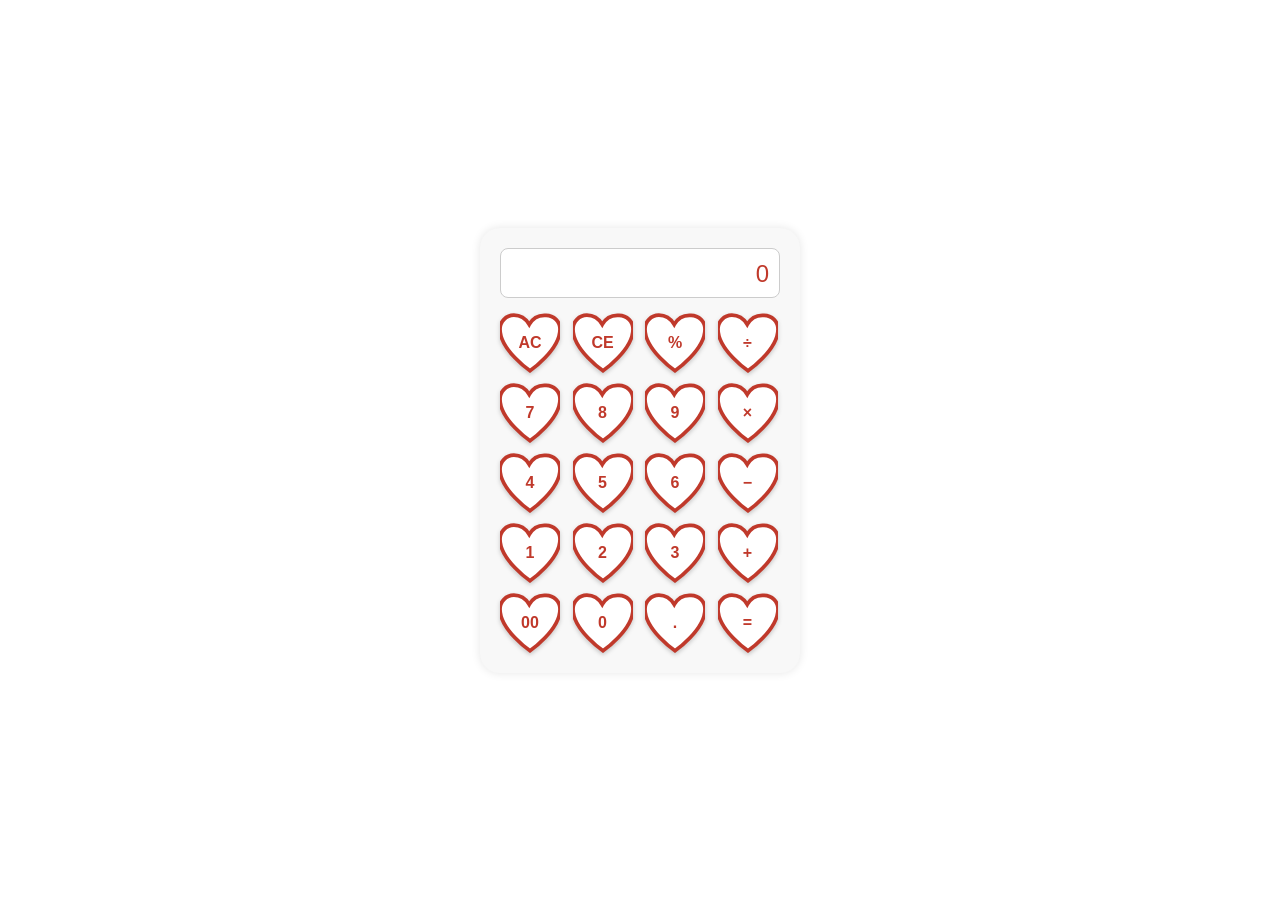
<file: index.html>
<!DOCTYPE html>
<html lang="en">
<head>
<meta charset="UTF-8">
<meta name="viewport" content="width=device-width, initial-scale=1.0">
<title>NS Calculator</title>
<link rel="stylesheet" href="css/global.css">
<link rel="stylesheet" href="css/calculator.css">
<link rel="manifest" href="manifest.json">
<link rel="apple-touch-icon" href="assets/icons/icon-192.png">
<meta name="theme-color" content="#ff3b3b">
</head>
<body>

<div class="calculator">
    <div id="display" class="display">0</div>
    <div class="buttons">
        <!-- First row -->
        <button class="heart-btn" onclick="clearDisplay()"><svg viewBox="0 0 32 29.6"><path d="M23.6,0c-3.4,0-6.4,2-8,4.9C13.8,2,10.8,0,7.4,0C3.3,0,0,3.3,0,7.4c0,11.1,16,22.2,16,22.2s16-11.1,16-22.2C32,3.3,28.7,0,24.6,0H23.6z"/></svg><div class="heart-text">AC</div></button>
        <button class="heart-btn" onclick="deleteLast()"><svg viewBox="0 0 32 29.6"><path d="M23.6,0c-3.4,0-6.4,2-8,4.9C13.8,2,10.8,0,7.4,0C3.3,0,0,3.3,0,7.4c0,11.1,16,22.2,16,22.2s16-11.1,16-22.2C32,3.3,28.7,0,24.6,0H23.6z"/></svg><div class="heart-text">CE</div></button>
        <button class="heart-btn" onclick="append('%')"><svg viewBox="0 0 32 29.6"><path d="M23.6,0c-3.4,0-6.4,2-8,4.9C13.8,2,10.8,0,7.4,0C3.3,0,0,3.3,0,7.4c0,11.1,16,22.2,16,22.2s16-11.1,16-22.2C32,3.3,28.7,0,24.6,0H23.6z"/></svg><div class="heart-text">%</div></button>
        <button class="heart-btn" onclick="append('/')"><svg viewBox="0 0 32 29.6"><path d="M23.6,0c-3.4,0-6.4,2-8,4.9C13.8,2,10.8,0,7.4,0C3.3,0,0,3.3,0,7.4c0,11.1,16,22.2,16,22.2s16-11.1,16-22.2C32,3.3,28.7,0,24.6,0H23.6z"/></svg><div class="heart-text">÷</div></button>

        <!-- Second row -->
        <button class="heart-btn" onclick="append('7')"><svg viewBox="0 0 32 29.6"><path d="M23.6,0c-3.4,0-6.4,2-8,4.9C13.8,2,10.8,0,7.4,0C3.3,0,0,3.3,0,7.4c0,11.1,16,22.2,16,22.2s16-11.1,16-22.2C32,3.3,28.7,0,24.6,0H23.6z"/></svg><div class="heart-text">7</div></button>
        <button class="heart-btn" onclick="append('8')"><svg viewBox="0 0 32 29.6"><path d="M23.6,0c-3.4,0-6.4,2-8,4.9C13.8,2,10.8,0,7.4,0C3.3,0,0,3.3,0,7.4c0,11.1,16,22.2,16,22.2s16-11.1,16-22.2C32,3.3,28.7,0,24.6,0H23.6z"/></svg><div class="heart-text">8</div></button>
        <button class="heart-btn" onclick="append('9')"><svg viewBox="0 0 32 29.6"><path d="M23.6,0c-3.4,0-6.4,2-8,4.9C13.8,2,10.8,0,7.4,0C3.3,0,0,3.3,0,7.4c0,11.1,16,22.2,16,22.2s16-11.1,16-22.2C32,3.3,28.7,0,24.6,0H23.6z"/></svg><div class="heart-text">9</div></button>
        <button class="heart-btn" onclick="append('*')"><svg viewBox="0 0 32 29.6"><path d="M23.6,0c-3.4,0-6.4,2-8,4.9C13.8,2,10.8,0,7.4,0C3.3,0,0,3.3,0,7.4c0,11.1,16,22.2,16,22.2s16-11.1,16-22.2C32,3.3,28.7,0,24.6,0H23.6z"/></svg><div class="heart-text">×</div></button>

        <!-- Third row -->
        <button class="heart-btn" onclick="append('4')"><svg viewBox="0 0 32 29.6"><path d="M23.6,0c-3.4,0-6.4,2-8,4.9C13.8,2,10.8,0,7.4,0C3.3,0,0,3.3,0,7.4c0,11.1,16,22.2,16,22.2s16-11.1,16-22.2C32,3.3,28.7,0,24.6,0H23.6z"/></svg><div class="heart-text">4</div></button>
        <button class="heart-btn" onclick="append('5')"><svg viewBox="0 0 32 29.6"><path d="M23.6,0c-3.4,0-6.4,2-8,4.9C13.8,2,10.8,0,7.4,0C3.3,0,0,3.3,0,7.4c0,11.1,16,22.2,16,22.2s16-11.1,16-22.2C32,3.3,28.7,0,24.6,0H23.6z"/></svg><div class="heart-text">5</div></button>
        <button class="heart-btn" onclick="append('6')"><svg viewBox="0 0 32 29.6"><path d="M23.6,0c-3.4,0-6.4,2-8,4.9C13.8,2,10.8,0,7.4,0C3.3,0,0,3.3,0,7.4c0,11.1,16,22.2,16,22.2s16-11.1,16-22.2C32,3.3,28.7,0,24.6,0H23.6z"/></svg><div class="heart-text">6</div></button>
        <button class="heart-btn" onclick="append('-')"><svg viewBox="0 0 32 29.6"><path d="M23.6,0c-3.4,0-6.4,2-8,4.9C13.8,2,10.8,0,7.4,0C3.3,0,0,3.3,0,7.4c0,11.1,16,22.2,16,22.2s16-11.1,16-22.2C32,3.3,28.7,0,24.6,0H23.6z"/></svg><div class="heart-text">−</div></button>

        <!-- Fourth row -->
        <button class="heart-btn" onclick="append('1')"><svg viewBox="0 0 32 29.6"><path d="M23.6,0c-3.4,0-6.4,2-8,4.9C13.8,2,10.8,0,7.4,0C3.3,0,0,3.3,0,7.4c0,11.1,16,22.2,16,22.2s16-11.1,16-22.2C32,3.3,28.7,0,24.6,0H23.6z"/></svg><div class="heart-text">1</div></button>
        <button class="heart-btn" onclick="append('2')"><svg viewBox="0 0 32 29.6"><path d="M23.6,0c-3.4,0-6.4,2-8,4.9C13.8,2,10.8,0,7.4,0C3.3,0,0,3.3,0,7.4c0,11.1,16,22.2,16,22.2s16-11.1,16-22.2C32,3.3,28.7,0,24.6,0H23.6z"/></svg><div class="heart-text">2</div></button>
        <button class="heart-btn" onclick="append('3')"><svg viewBox="0 0 32 29.6"><path d="M23.6,0c-3.4,0-6.4,2-8,4.9C13.8,2,10.8,0,7.4,0C3.3,0,0,3.3,0,7.4c0,11.1,16,22.2,16,22.2s16-11.1,16-22.2C32,3.3,28.7,0,24.6,0H23.6z"/></svg><div class="heart-text">3</div></button>
        <button class="heart-btn" onclick="append('+')"><svg viewBox="0 0 32 29.6"><path d="M23.6,0c-3.4,0-6.4,2-8,4.9C13.8,2,10.8,0,7.4,0C3.3,0,0,3.3,0,7.4c0,11.1,16,22.2,16,22.2s16-11.1,16-22.2C32,3.3,28.7,0,24.6,0H23.6z"/></svg><div class="heart-text">+</div></button>

        <!-- Last row -->
        <button class="heart-btn" onclick="append('00')"><svg viewBox="0 0 32 29.6"><path d="M23.6,0c-3.4,0-6.4,2-8,4.9C13.8,2,10.8,0,7.4,0C3.3,0,0,3.3,0,7.4c0,11.1,16,22.2,16,22.2s16-11.1,16-22.2C32,3.3,28.7,0,24.6,0H23.6z"/></svg><div class="heart-text">00</div></button>
        <button class="heart-btn" onclick="append('0')"><svg viewBox="0 0 32 29.6"><path d="M23.6,0c-3.4,0-6.4,2-8,4.9C13.8,2,10.8,0,7.4,0C3.3,0,0,3.3,0,7.4c0,11.1,16,22.2,16,22.2s16-11.1,16-22.2C32,3.3,28.7,0,24.6,0H23.6z"/></svg><div class="heart-text">0</div></button>
        <button class="heart-btn" onclick="append('.')"><svg viewBox="0 0 32 29.6"><path d="M23.6,0c-3.4,0-6.4,2-8,4.9C13.8,2,10.8,0,7.4,0C3.3,0,0,3.3,0,7.4c0,11.1,16,22.2,16,22.2s16-11.1,16-22.2C32,3.3,28.7,0,24.6,0H23.6z"/></svg><div class="heart-text">.</div></button>
        <button class="heart-btn" onclick="calculate()"><svg viewBox="0 0 32 29.6"><path d="M23.6,0c-3.4,0-6.4,2-8,4.9C13.8,2,10.8,0,7.4,0C3.3,0,0,3.3,0,7.4c0,11.1,16,22.2,16,22.2s16-11.1,16-22.2C32,3.3,28.7,0,24.6,0H23.6z"/></svg><div class="heart-text">=</div></button>
    </div>
</div>
<!-- Gift & Video Container -->
<div id="gift-container" style="display:none;">
<img id="gift-box" src="../../assets/icons/Gift_image.png" alt="Gift Box">
    <div id="video-frame" style="display:none;">
        <iframe id="surprise-video" width="100%" height="100%" frameborder="0"
            src="https://drive.google.com/file/d/1lTMTr8jGWzRH9XpSSO8gHfA5BMSGpuVj/view?usp=drive_link"
            allow="autoplay; encrypted-media" allowfullscreen></iframe>
    </div>


</div>
<script src="js/calculator.js"></script>
</body>
</html>
</file>
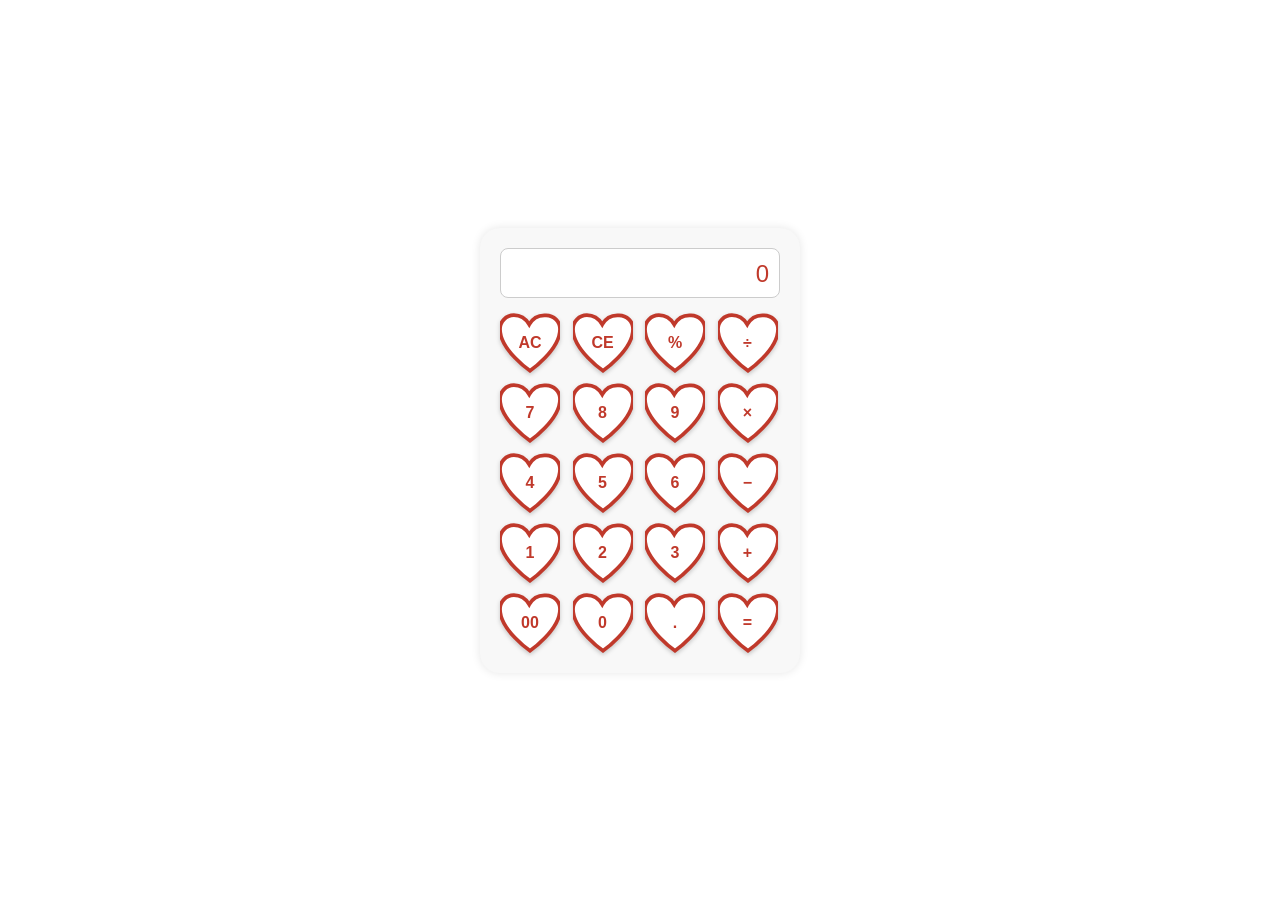
<file: pages/admin/dashboard.html>
<!DOCTYPE html>
<html lang="en">

<head>

    <meta charset="UTF-8">
    <meta name="viewport" content="width=device-width, initial-scale=1.0">

    <title>MemoryVault Admin</title>

    <link rel="stylesheet" href="../../css/global.css">
    <link rel="stylesheet" href="../../css/dashboard.css">

</head>

<body>

<div class="container">

    <h1>❤️ MemoryVault ❤️</h1>

    <h2>Administrator Panel</h2>

    <p class="welcome">
        Welcome Back,
        <span id="adminName">Admin</span> ❤️
    </p>

    <div class="grid">

        <div class="card" onclick="openDiary()">
            <h3>📖 Diary</h3>
            <p>Manage Memories</p>
        </div>

        <div class="card" onclick="openGallery()">
            <h3>🖼 Gallery</h3>
            <p>Manage Photos</p>
        </div>

        <div class="card" onclick="openGifts()">
            <h3>🎁 Gifts</h3>
            <p>Manage Gifts</p>
        </div>

        <div class="card" onclick="openVoices()">
            <h3>🎵 Voices</h3>
            <p>Our KindOf Love</p>
        </div>

        <div class="card" onclick="openUsers()">
            <h3>👤 Users</h3>
            <p>Manage Users</p>
        </div>

        <div class="card logout" onclick="logout()">
            <h3>🚪 Logout</h3>
            <p>Leave MemoryVault</p>
        </div>

    </div>

</div>

<script src="../../js/dashboard.js"></script>

</body>

</html>
</file>
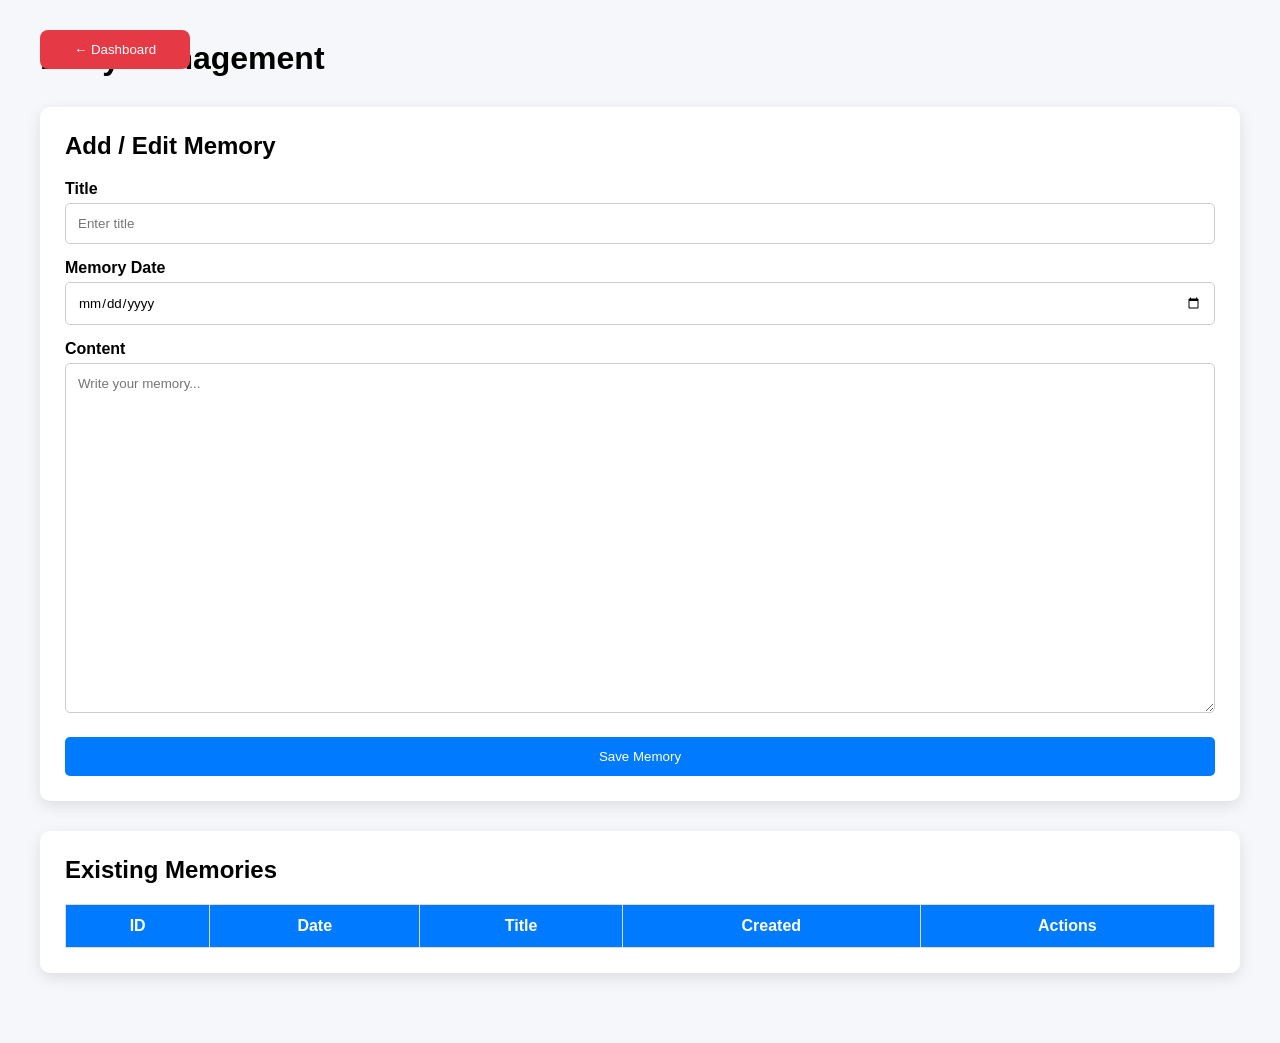
<file: pages/admin/diary.html>
<!DOCTYPE html>
<html lang="en">

<head>
    <meta charset="UTF-8">
    <meta name="viewport" content="width=device-width, initial-scale=1.0">
    <title>Diary Management</title>

    <link rel="stylesheet" href="../../css/diary.css">
</head>

<body>

    <div class="container">

        <div class="header">

            <h1>Diary Management</h1>

        </div>

        <div class="form-section">

            <h2>Add / Edit Memory</h2>

            <input
                type="hidden"
                id="diaryId">

            <label>Title</label>

            <input
                type="text"
                id="title"
                placeholder="Enter title">

            <label>Memory Date</label>

            <input
                type="date"
                id="memoryDate">

            <label>Content</label>

            <textarea
                id="content"
                rows="8"
                placeholder="Write your memory..."></textarea>

            <button id="saveBtn">
                Save Memory
            </button>

        </div>

        <div class="table-section">

            <h2>Existing Memories</h2>

            <table>

                <thead>

                    <tr>

                        <th>ID</th>

                        <th>Date</th>

                        <th>Title</th>

                        <th>Created</th>

                        <th>Actions</th>

                    </tr>

                </thead>

                <tbody id="diaryTableBody">

                </tbody>

            </table>

        </div>

    </div>

    <button id="backBtn">← Dashboard</button>

    <script src="../../js/diary.js"></script>

</body>

</html>
</file>
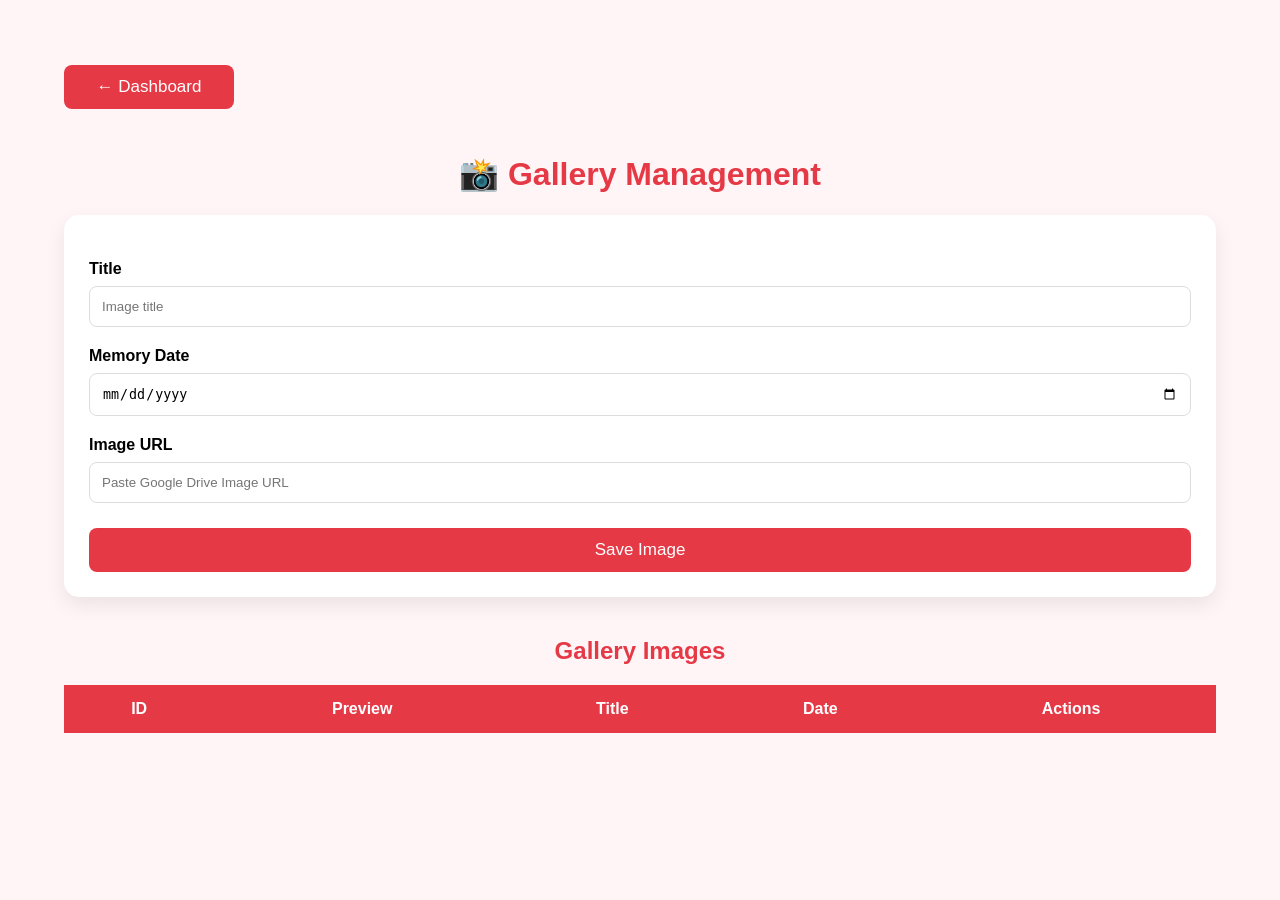
<file: pages/admin/gallery.html>
<!DOCTYPE html>
<html lang="en">

<head>

<meta charset="UTF-8">

<title>Gallery Management</title>

<link rel="stylesheet" href="../../css/gallery.css">

</head>

<body>

<div class="container">

<button id="backBtn">← Dashboard</button>

<h1>📸 Gallery Management</h1>

<div class="form">

<input
id="galleryId"
type="hidden">

<label>Title</label>

<input
id="title"
type="text"
placeholder="Image title">

<label>Memory Date</label>

<input
id="memoryDate"
type="date">

<label>Image URL</label>

<input
id="imageUrl"
type="text"
placeholder="Paste Google Drive Image URL">

<button id="saveBtn">

Save Image

</button>

</div>

<h2>Gallery Images</h2>

<table>

<thead>

<tr>

<th>ID</th>

<th>Preview</th>

<th>Title</th>

<th>Date</th>

<th>Actions</th>

</tr>

</thead>

<tbody id="galleryTableBody">

</tbody>

</table>

</div>

<script src="../../js/gallery.js"></script>

</body>
</html>
</file>
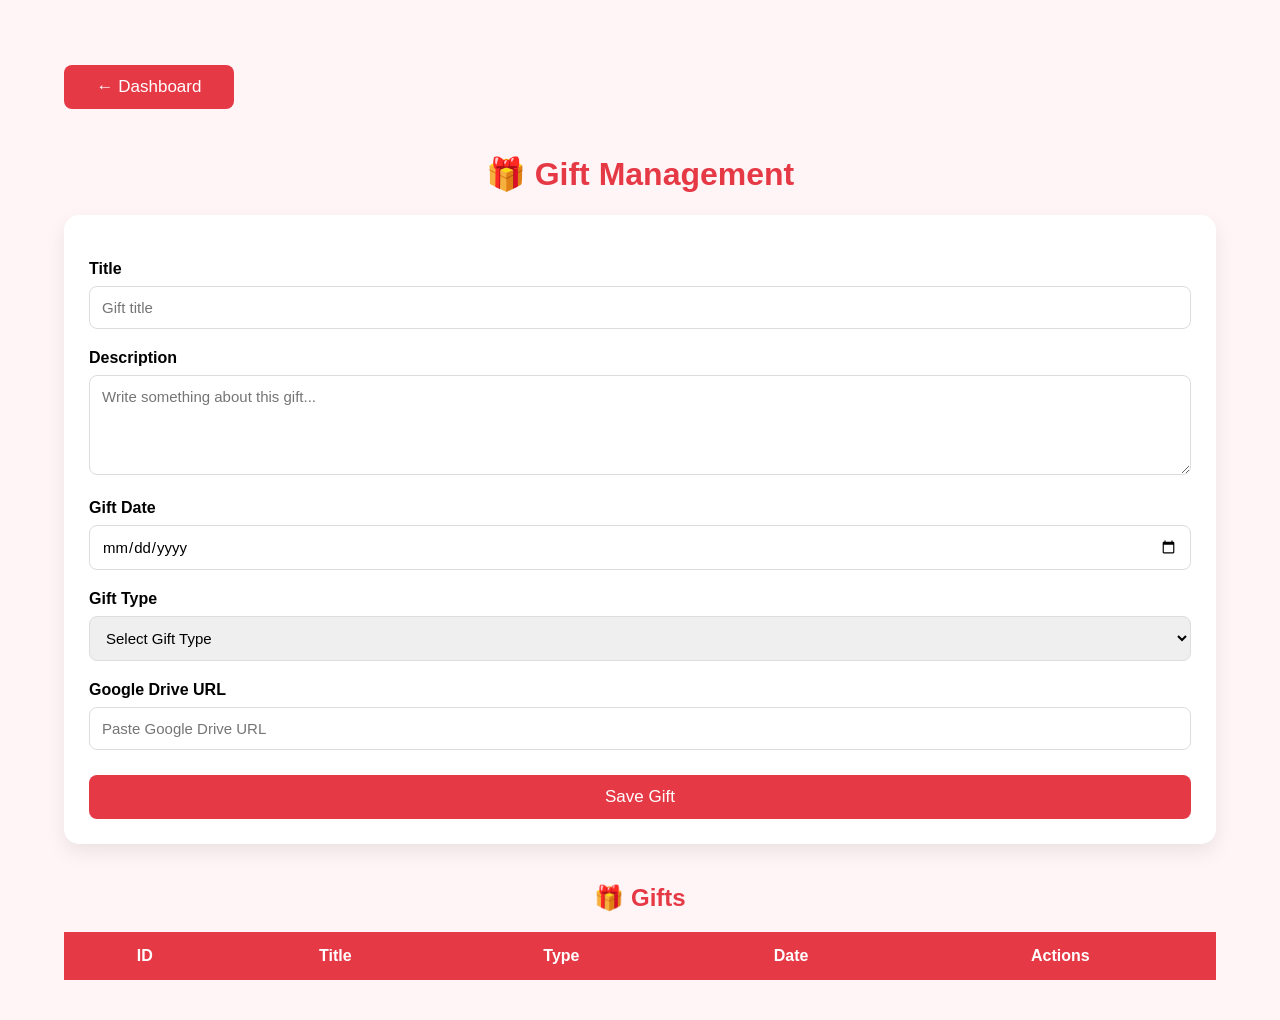
<file: pages/admin/gifts.html>
<!DOCTYPE html>
<html lang="en">

<head>

<meta charset="UTF-8">

<title>Gift Management</title>

<link rel="stylesheet" href="../../css/gifts.css">

</head>

<body>

<div class="container">

<button id="backBtn">← Dashboard</button>

<h1>🎁 Gift Management</h1>

<div class="form">

<input
id="giftId"
type="hidden">

<label>Title</label>

<input
id="title"
type="text"
placeholder="Gift title">

<label>Description</label>

<textarea
id="description"
placeholder="Write something about this gift..."
rows="4"></textarea>

<label>Gift Date</label>

<input
id="giftDate"
type="date">

<label>Gift Type</label>

<select id="giftType">

<option value="">Select Gift Type</option>

<option value="IMAGE">🖼️ Image</option>

<option value="VIDEO">🎥 Video</option>

<option value="PDF">📄 PDF</option>

<option value="LETTER">💌 Letter</option>

</select>

<label>Google Drive URL</label>

<input
id="driveUrl"
type="text"
placeholder="Paste Google Drive URL">

<button id="saveBtn">

Save Gift

</button>

</div>

<h2>🎁 Gifts</h2>

<table>

<thead>

<tr>

<th>ID</th>

<th>Title</th>

<th>Type</th>

<th>Date</th>

<th>Actions</th>

</tr>

</thead>

<tbody id="giftTableBody">

</tbody>

</table>

</div>

<script src="../../js/gifts.js"></script>

</body>

</html>
</file>
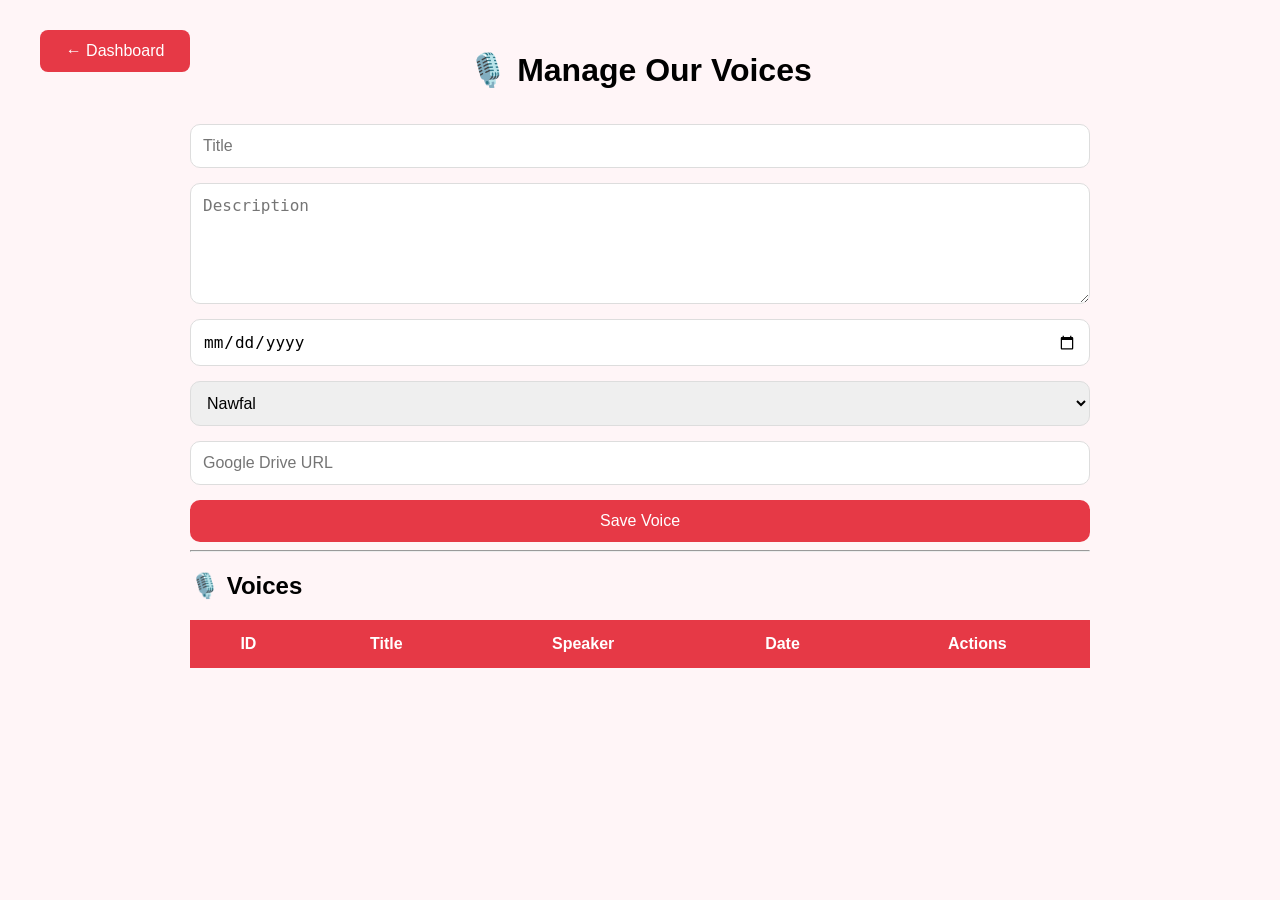
<file: pages/admin/voices.html>
<!DOCTYPE html>
<html lang="en">
<head>

    <meta charset="UTF-8">
    <meta name="viewport" content="width=device-width, initial-scale=1.0">

    <title>Manage Voices</title>

    <link rel="stylesheet" href="../../css/voices.css">

</head>
<body>

    <div class="container">

        <h1>🎙️ Manage Our Voices</h1>

        <form id="voiceForm">

            <input
                type="text"
                id="title"
                placeholder="Title"
                required
            >

            <textarea
                id="description"
                placeholder="Description"
                rows="5"
                required
            ></textarea>

            <input
                type="date"
                id="voiceDate"
                required
            >

            <select id="speaker">

                <option value="NAWFAL">Nawfal</option>
                <option value="JERRY">Jerry</option>

            </select>

            <input
                type="text"
                id="driveUrl"
                placeholder="Google Drive URL"
                required
            >

            <button
                type="button"
                id="saveBtn">

                Save Voice

            </button>

            <input
                type="hidden"
                id="voiceId"
            >

        </form>

        <hr>

        <h2>🎙️ Voices</h2>

        <table>

            <thead>

                <tr>

                    <th>ID</th>
                    <th>Title</th>
                    <th>Speaker</th>
                    <th>Date</th>
                    <th>Actions</th>

                </tr>

            </thead>

            <tbody id="voiceTableBody">

            </tbody>

        </table>

        <div id="voiceList"></div>

    </div>
    <button id="backBtn">← Dashboard</button>

    <script src="../../js/voices.js"></script>

</body>
</html>
</file>
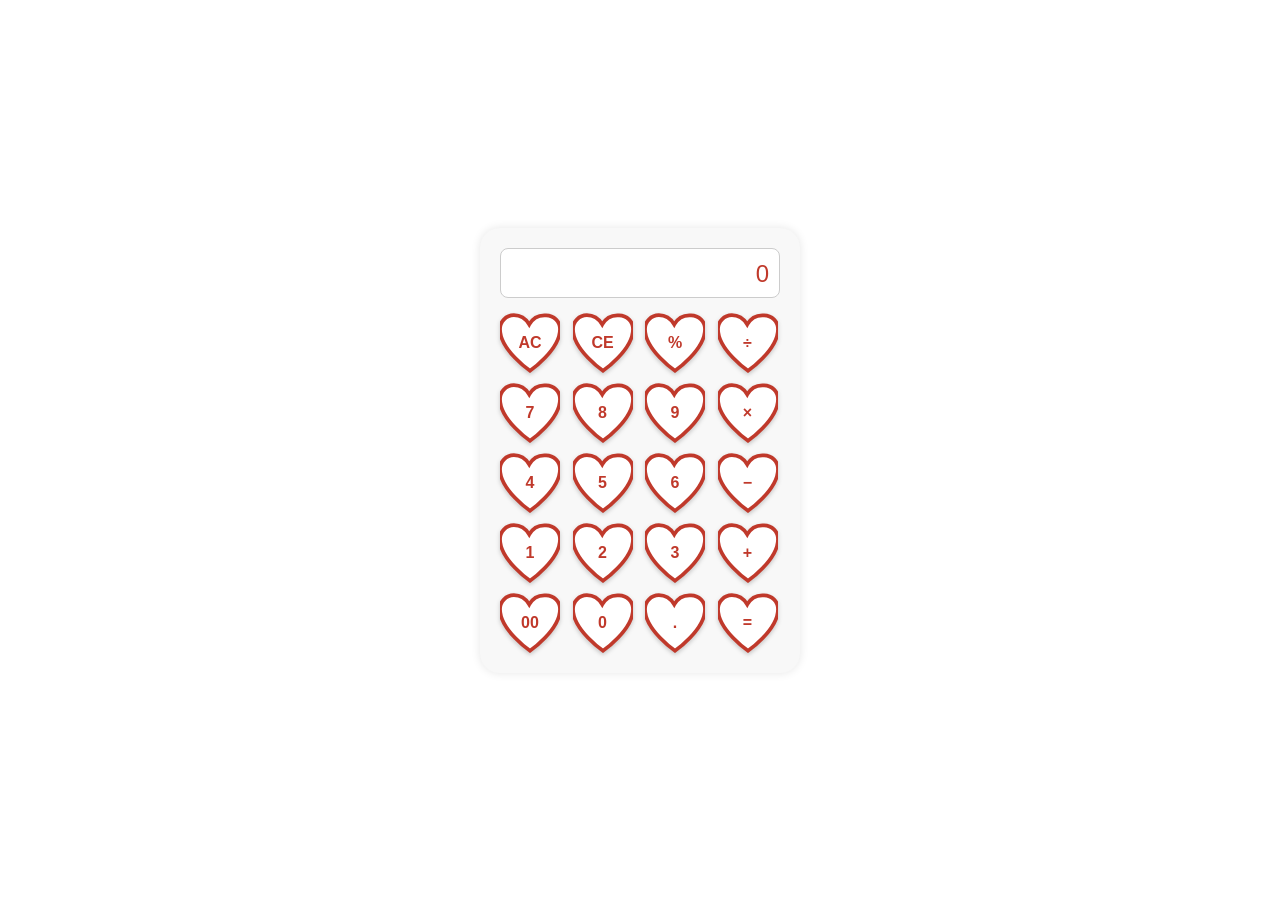
<file: pages/user/dashboard.html>
<!DOCTYPE html>
<html lang="en">

<head>

    <meta charset="UTF-8">
    <meta name="viewport" content="width=device-width, initial-scale=1.0">

    <title>MemoryVault ❤️</title>

    <link rel="stylesheet" href="../../css/user-dashboard.css">

</head>

<body>

<div class="container">

    <header>

        <h1>❤️ MemoryVault ❤️</h1>

        <p class="quote">
            "Every memory has a heartbeat."
        </p>

        <h2 id="welcomeText">
            Welcome ❤️
        </h2>

    </header>


    <div class="card-container">

        <div class="card" id="memoryCard">

            <div class="icon">📖</div>

            <h2>Our Memories</h2>

            <p>
                Read every beautiful memory we've shared together.
            </p>

        </div>


        <div class="card" id="galleryCard">

            <div class="icon">🖼️</div>

            <h2>Gallery</h2>

            <p>
                Every smile deserves a frame.
            </p>

        </div>


        <div class="card" id="giftCard">

            <div class="icon">🎁</div>

            <h2>Gifts</h2>

            <p>
                Little surprises with lots of love.
            </p>

        </div>


        <div class="card" id="musicCard">

            <div class="icon">🎵</div>

            <h2>Voices</h2>

            <p>
                Remembrance of you.
            </p>

        </div>

    </div>

</div>

<button id="logoutBtn">Logout</button>

<script src="../../js/user-dashboard.js"></script>

</body>
</html>
</file>
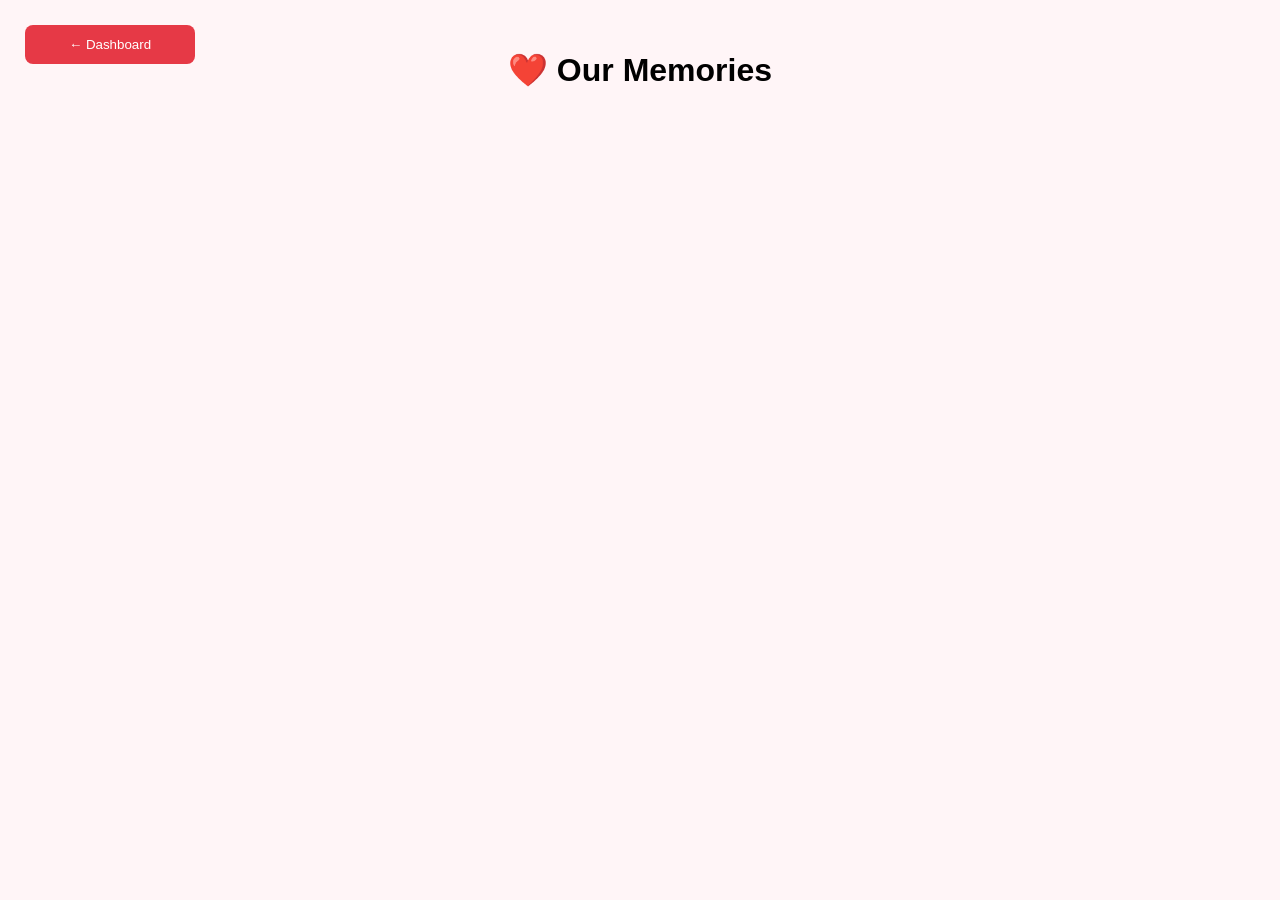
<file: pages/user/diary.html>
<!DOCTYPE html>
<html lang="en">

<head>
    <meta charset="UTF-8">
    <title>Our Memories ❤️</title>

    <link rel="stylesheet" href="../../css/user-diary.css">
</head>

<body>

<div class="container">

    <h1>❤️ Our Memories</h1>

    <div id="memoryContainer"></div>

</div>

<button id="backBtn">← Dashboard</button>

<script src="../../js/user-diary.js"></script>

</body>
</html>
</file>
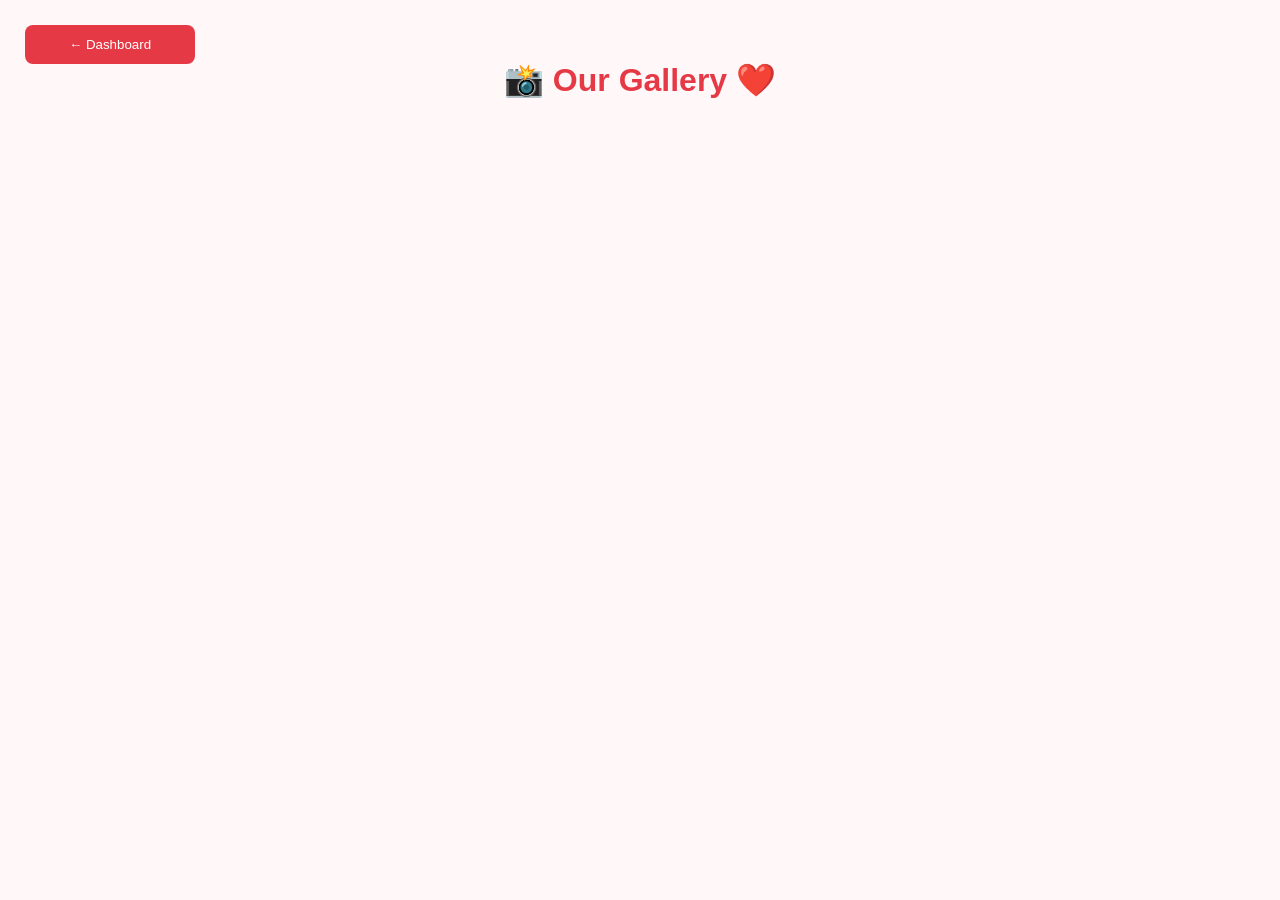
<file: pages/user/gallery.html>
<!DOCTYPE html>
<html lang="en">

<head>

<meta charset="UTF-8">

<title>Our Gallery ❤️</title>

<link rel="stylesheet" href="../../css/user-gallery.css">

</head>

<body>

<div class="container">

<h1>📸 Our Gallery ❤️</h1>

<div id="galleryContainer" class="gallery-grid"></div>

</div>

<!-- Fullscreen Viewer -->

<div id="viewer" class="viewer">

<span id="closeViewer">&times;</span>

<img id="viewerImage">

<h2 id="viewerTitle"></h2>

<p id="viewerDate"></p>

</div>

<button id="backBtn">← Dashboard</button>

<script src="../../js/user-gallery.js"></script>

</body>

</html>
</file>
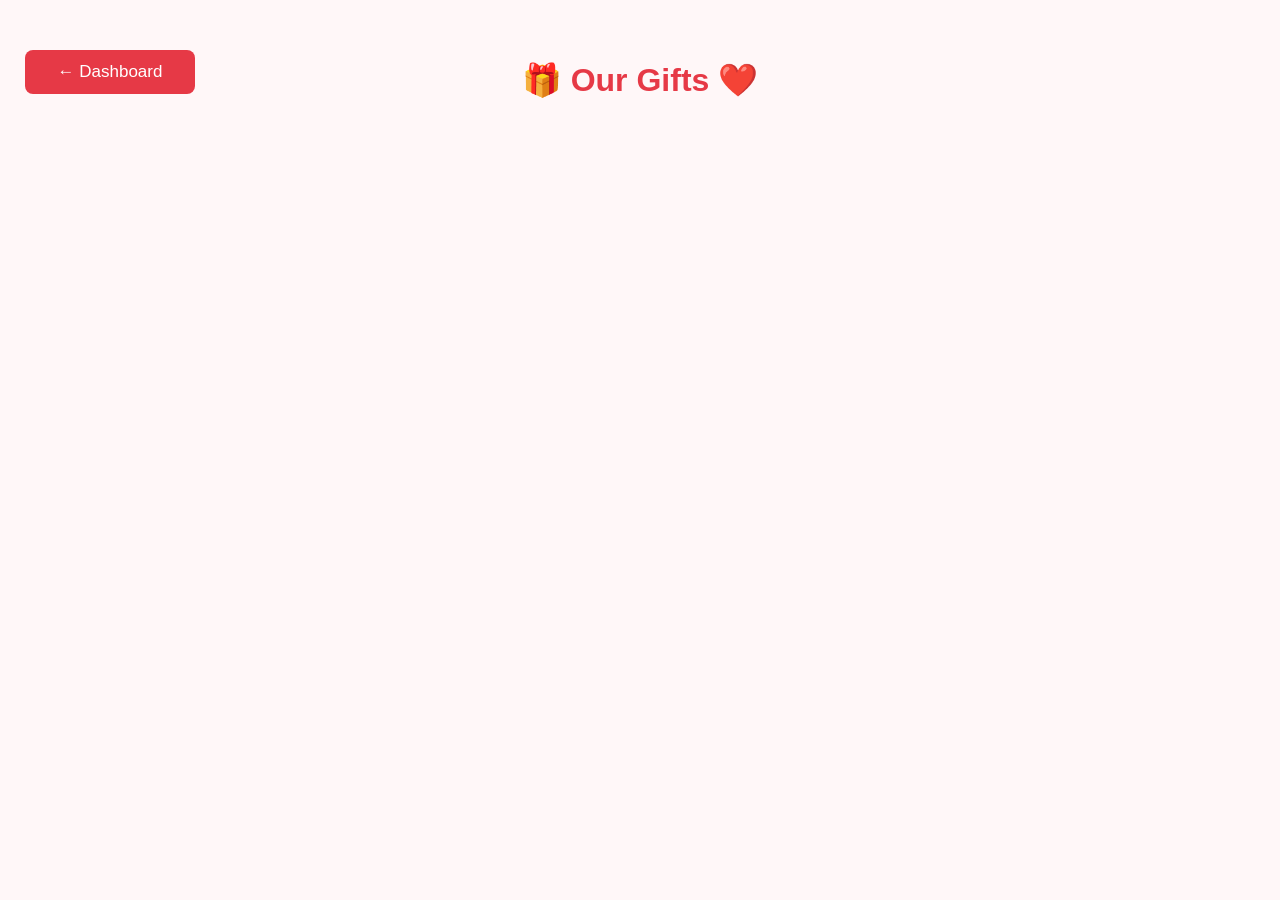
<file: pages/user/gifts.html>
<!DOCTYPE html>
<html lang="en">

<head>

<meta charset="UTF-8">

<title>Our Gifts ❤️</title>

<link rel="stylesheet" href="../../css/user-gift.css">

</head>

<body>

<div class="container">

<h1>🎁 Our Gifts ❤️</h1>

<div id="giftContainer" class="gift-grid"></div>

</div>

<div id="viewer" class="viewer">

<span id="closeViewer">&times;</span>

<img id="viewerImage" style="display:none;">

<video id="viewerVideo" controls style="display:none;"></video>

<iframe id="viewerPdf" style="display:none;"></iframe>

<h2 id="viewerTitle"></h2>

<p id="viewerDescription"></p>

<p id="viewerDate"></p>

</div>

<button id="backBtn">← Dashboard</button>

<script src="../../js/user-gift.js"></script>

</body>

</html>
</file>
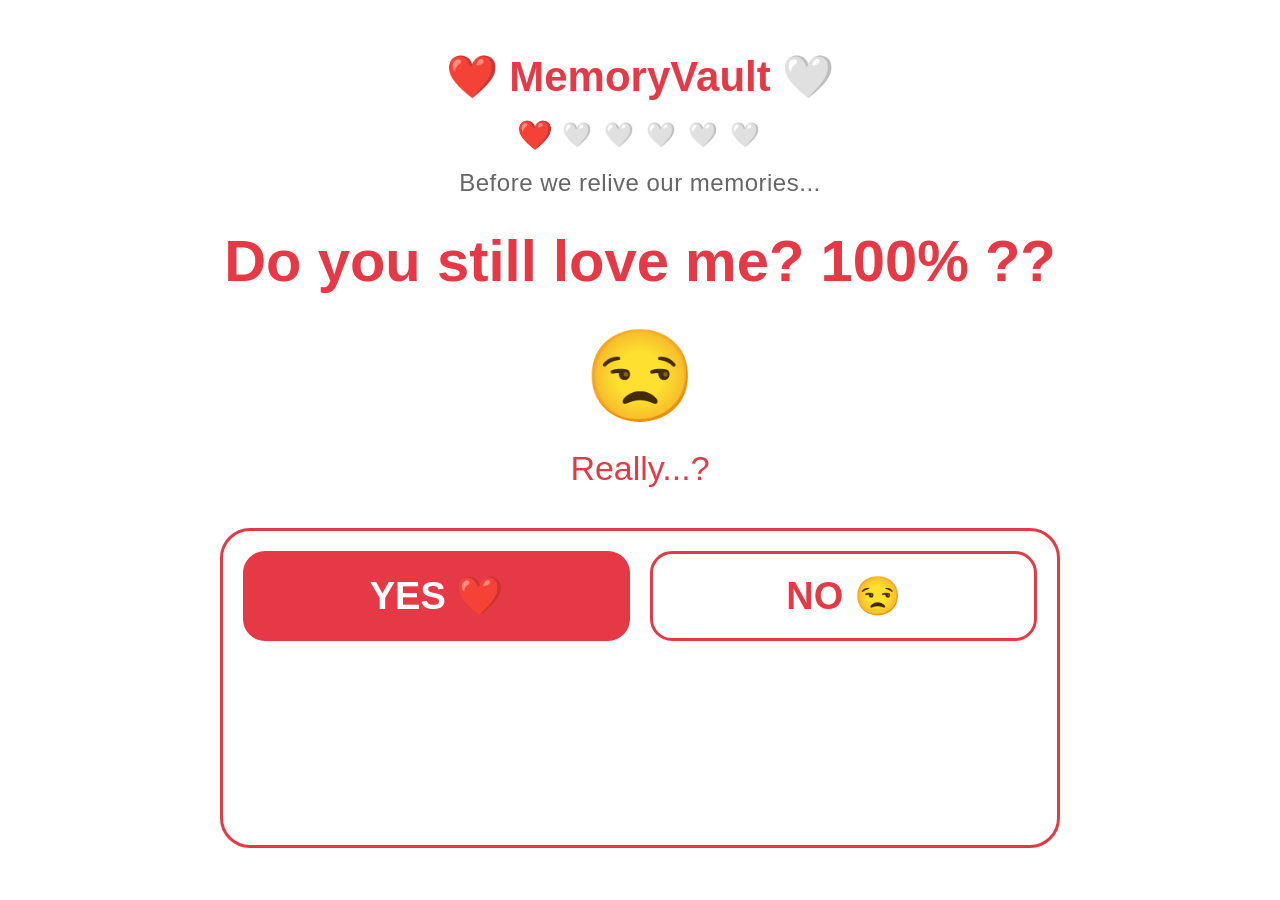
<file: pages/user/love.html>
<!DOCTYPE html>
<html lang="en">

<head>

    <meta charset="UTF-8">
    <meta name="viewport" content="width=device-width, initial-scale=1.0">

    <title>MemoryVault ❤️🤍</title>

    <link rel="stylesheet" href="../../css/global.css">
    <link rel="stylesheet" href="../../css/love.css">

</head>

<body>

    <div class="love-container">

        <!-- Logo -->
        <div class="logo">
            ❤️ MemoryVault 🤍
        </div>

        <!-- Progress -->
        <div class="progress" id="progress">

            <span class="heart active">❤️</span>
            <span class="heart">🤍</span>
            <span class="heart">🤍</span>
            <span class="heart">🤍</span>
            <span class="heart">🤍</span>
            <span class="heart">🤍</span>

        </div>

        <!-- Question -->
        <div class="subtitle">
            Before we relive our memories...
        </div>

        <h1>
            Do you still love me? 100% ??
        </h1>

        <!-- Emoji -->
        <div id="emoji" class="emoji">
            😒
        </div>

        <!-- Message -->
        <div id="message" class="message">
            Really...?
        </div>

        <!-- Play Area -->
        <div id="playArea" class="play-area">

            <button id="yesBtn">

                <span class="btn-text">
                    YES ❤️
                </span>

            </button>

            <button id="noBtn">

                <span class="btn-text">
                    NO 😒
                </span>

            </button>

        </div>

    </div>

    <script src="../../js/love.js"></script>

</body>

</html>
</file>
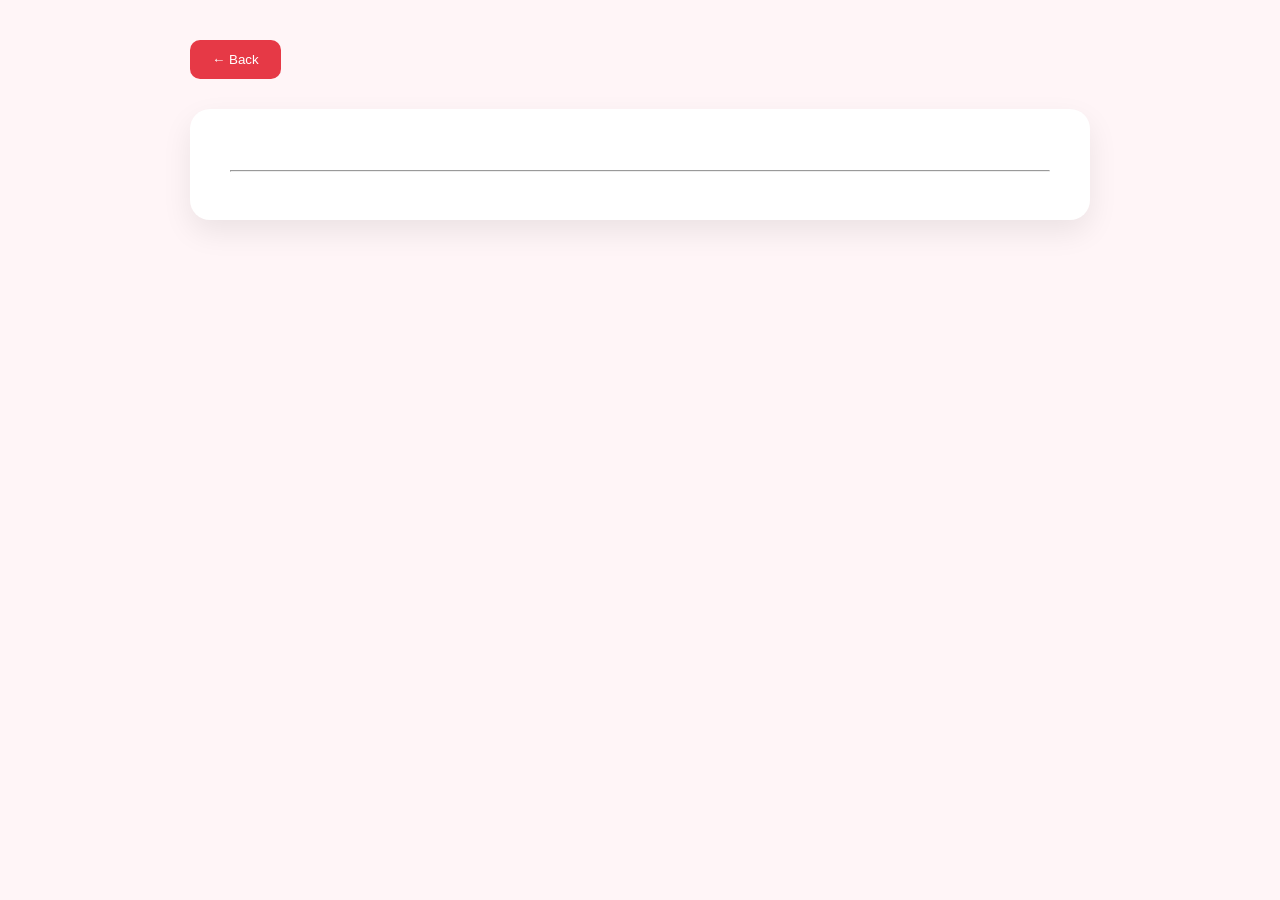
<file: pages/user/memory.html>
<!DOCTYPE html>
<html lang="en">

<head>

    <meta charset="UTF-8">

    <title>Memory ❤️</title>

    <link rel="stylesheet" href="../../css/memory.css">

</head>

<body>

<div class="container">

    <button id="backBtn">
        ← Back
    </button>

    <div class="memory-card">

        <div class="date" id="date"></div>

        <h1 id="title"></h1>

        <hr>

        <div id="content"></div>

    </div>

</div>

<audio
id="bgMusic"
loop>

    <source
    src="../../assets/music/Zaalima.mp3"
    type="audio/mpeg">

</audio>

<script src="../../js/memory.js"></script>

</body>
</html>
</file>
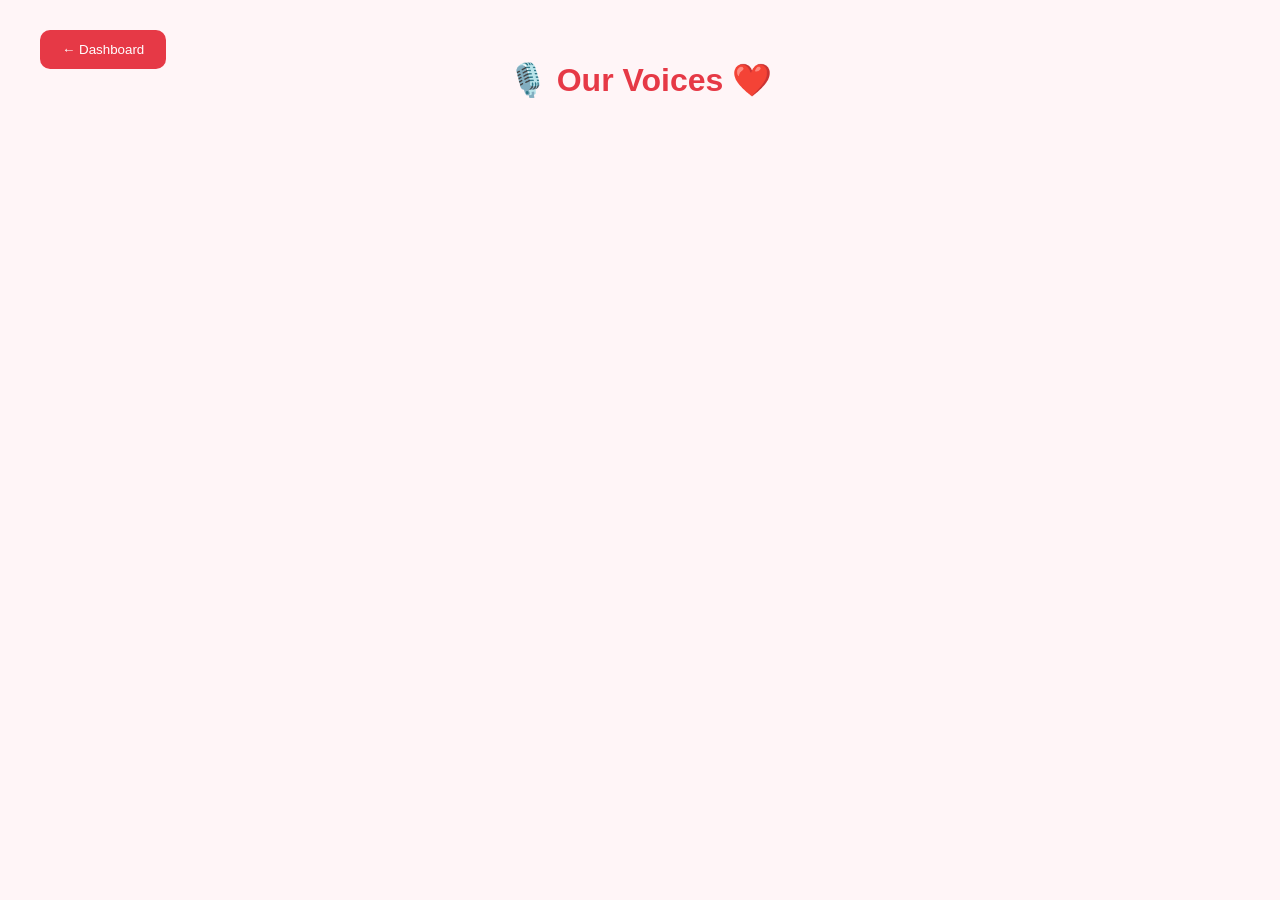
<file: pages/user/voices.html>
<!DOCTYPE html>
<html lang="en">

<head>

    <meta charset="UTF-8">

    <meta name="viewport"
        content="width=device-width, initial-scale=1.0">

    <title>Our Voices</title>

    <link rel="stylesheet"
        href="../../css/user-voices.css">

</head>

<body>

    <button id="backBtn">

        ← Dashboard

    </button>

    <div class="container">

        <h1>🎙️ Our Voices ❤️</h1>

        <div id="voiceContainer"></div>

    </div>

    <!-- Audio Player Modal -->

    <div id="audioModal" class="modal">

        <div class="modal-content">

            <span id="closeModal">&times;</span>

            <h2 id="modalTitle"></h2>

            <h4 id="modalSpeaker"></h4>

            <audio
                id="audioPlayer"
                controls>

            </audio>

        </div>

    </div>

    <script src="../../js/user-voices.js"></script>

</body>

</html>
</file>
<file: css/global.css>
/* ========== COLORS ========== */

:root{

    --red:#E63946;
    --white:#FFFFFF;

}

/* ========== RESET ========== */

*{
    margin:0;
    padding:0;
    box-sizing:border-box;
}

/* ========== BODY ========== */

body{

    background:var(--white);
    color:var(--red);

    font-family:
        "Segoe UI",
        sans-serif;

}

/* ========== BUTTON ========== */

button{

    cursor:pointer;
    transition:.3s;

}
</file>
<file: css/calculator.css>
body {
        background: #fff;
        display: flex;
        justify-content: center;
        align-items: center;
        height: 100vh;
        margin: 0;
        font-family: Arial, sans-serif;
    }

    .calculator {
        background: #f8f8f8;
        padding: 20px;
        border-radius: 20px;
        width: 320px;
        box-shadow: 0 0 10px rgba(0,0,0,0.1);
    }

    .display {
        background: #fff;
        height: 50px;
        border-radius: 8px;
        margin-bottom: 15px;
        text-align: right;
        font-size: 1.5rem;
        line-height: 50px;
        padding: 0 10px;
        overflow: hidden;
        color: #c0392b;
        border: 1px solid #ccc;
    }

    .buttons {
        display: grid;
        grid-template-columns: repeat(4, 1fr);
        gap: 10px;
    }

    .heart-btn {
        background: none;
        border: none;
        cursor: pointer;
        width: 60px;
        height: 60px;
        position: relative;
        transition: transform 0.2s ease, box-shadow 0.2s ease;
    }

    .heart-btn svg {
        width: 100%;
        height: 100%;
        fill: #fff;
        stroke: #c0392b;
        stroke-width: 2;
        transition: all 0.3s ease;
        filter: drop-shadow(0 2px 2px rgba(0,0,0,0.2));
    }

    .heart-btn:hover svg {
        fill: #c0392b;
        stroke: #c0392b;
        transform: translateY(-2px) scale(1.05);
        filter: drop-shadow(0 4px 6px rgba(0,0,0,0.3));
    }

    .heart-text {
        position: absolute;
        top: 50%;
        left: 50%;
        transform: translate(-50%, -50%);
        font-size: 1rem;
        font-weight: bold;
        color: #c0392b;
        pointer-events: none;
    }

    .heart-btn:hover .heart-text {
        color: #fff;
    }

    .heart-btn:active svg {
        transform: translateY(1px) scale(0.98);
        filter: drop-shadow(0 1px 2px rgba(0,0,0,0.1));
    }

    /* Gift & Video Styles */
    #gift-container {
        position: fixed;
        top: 0; left: 0;
        width: 100vw;
        height: 100vh;
        background: #fff;
        display: flex;
        justify-content: center;
        align-items: center;
        flex-direction: column;
        z-index: 1000;
    }

    #gift-box {
        width: 150px;
        cursor: pointer;
        animation: dropGift 1s ease-out;
        transition: transform 0.3s ease;
    }

    #gift-box:hover {
        transform: scale(2.0) rotate(5deg);
    }

    @keyframes dropGift {
        0% { transform: translateY(-300px) scale(0.5); opacity: 0; }
        100% { transform: translateY(0) scale(1); opacity: 1; }
    }

    .bloom-out {
        animation: bloomOut 0.6s forwards;
    }

    @keyframes bloomOut {
        0% { transform: scale(1); opacity: 1; }
        100% { transform: scale(0.8); opacity: 0; }
    }

    .blast {
        animation: blastGift 0.8s forwards;
    }

    @keyframes blastGift {
        0% { transform: scale(1); opacity: 1; }
        50% { transform: scale(1.5) rotate(20deg); }
        100% { transform: scale(0); opacity: 0; }
    }

    #video-frame {
        width: 90%;
        max-width: 800px;
        aspect-ratio: 16 / 9;
        border-radius: 15px;
        overflow: hidden;
        box-shadow: 0 4px 15px rgba(0, 0, 0, 0.3);
    }
    
    #video-frame iframe {
        width: 100%;
        height: 100%;
        border: none;
    }

    #surprise-video {
        max-width: 90%;
        border-radius: 15px;
        box-shadow: 0 0 20px rgba(0,0,0,0.3);
    }

    #video-play {
    width: 80%;
    max-width: 800px;
    height: 450px;
    position: fixed;
    top: 50%;
    left: 50%;
    transform: translate(-50%, -50%);
    border-radius: 15px;
    z-index: 1000;
    box-shadow: 0 4px 15px rgba(0, 0, 0, 0.3);
}

/* 📱 Small screens (mobile) */
@media (max-width: 600px) {
    #video-play {
        width: 95%;       /* Almost full width on small screens */
        max-width: 350px; /* Avoids being too large */
    }
}

/* 💻 Medium screens (tablet) */
@media (min-width: 601px) and (max-width: 1024px) {
    #video-play {
        width: 85%;
        max-width: 600px;
    }
}

/* 🖥️ Large screens (desktop) */
@media (min-width: 1025px) {
    #video-play {
        width: 70%;      /* More elegant on big screens */
        max-width: 800px;
    }
}

.calculator{
    animation:heartbeat 2s infinite;
}
</file>
<file: css/dashboard.css>
body{

    margin:0;

    background:white;

    font-family:Arial,Helvetica,sans-serif;

    color:#E63946;

}

.container{

    width:90%;

    max-width:1100px;

    margin:auto;

    padding:40px 0;

    text-align:center;

}

h1{

    font-size:48px;

    margin-bottom:10px;

}

h2{

    margin-bottom:35px;

}

.welcome{

    font-size:28px;

    margin-bottom:40px;

}

.grid{

    display:grid;

    grid-template-columns:repeat(auto-fit,minmax(250px,1fr));

    gap:25px;

}

.card{

    border:3px solid #E63946;

    border-radius:20px;

    padding:30px;

    cursor:pointer;

    transition:.3s;

}

.card:hover{

    background:#E63946;

    color:white;

    transform:translateY(-8px);

}

.card h3{

    font-size:28px;

    margin-bottom:15px;

}

.card p{

    font-size:18px;

}

.logout{

    border-color:#E63946;

}
</file>
<file: css/diary.css>
*{
    margin:0;
    padding:0;
    box-sizing:border-box;
    font-family:Arial, Helvetica, sans-serif;
}

body{

    background:#f5f7fa;
    padding:40px;

}

.container{

    max-width:1200px;
    margin:auto;

}

.header{

    display:flex;
    justify-content:space-between;
    align-items:center;
    margin-bottom:30px;

}

.header button{

    padding:10px 20px;
    border:none;
    background:#333;
    color:white;
    cursor:pointer;
    border-radius:5px;

}

.form-section,
.table-section{

    background:white;
    padding:25px;
    border-radius:10px;
    margin-bottom:30px;
    box-shadow:0 5px 15px rgba(0,0,0,.1);

}

.form-section h2,
.table-section h2{

    margin-bottom:20px;

}

label{

    display:block;
    margin-top:15px;
    margin-bottom:5px;
    font-weight:bold;

}

input,
textarea{

    width:100%;
    padding:12px;
    border:1px solid #ccc;
    border-radius:5px;

}

textarea{

    resize:none;

}

#saveBtn{

    margin-top:20px;
    padding:12px;
    width:100%;
    background:#007bff;
    color:white;
    border:none;
    border-radius:5px;
    cursor:pointer;

}

table{

    width:100%;
    border-collapse:collapse;

}

table th,
table td{

    border:1px solid #ddd;
    padding:12px;
    text-align:center;

}

table th{

    background:#007bff;
    color:white;

}

.edit-btn{

    background:orange;
    color:white;
    border:none;
    padding:8px 12px;
    margin-right:5px;
    cursor:pointer;
    border-radius:5px;

}

.delete-btn{

    background:red;
    color:white;
    border:none;
    padding:8px 12px;
    cursor:pointer;
    border-radius:5px;

}

textarea {
    min-height: 350px;
    resize: vertical;
}

#backBtn{

    position:fixed;

    top:30px;

    left:40px;

    width:150px;

    padding:12px;

    background:#e63946;

    color:white;

    border:none;

    border-radius:8px;

    cursor:pointer;

    z-index:1000;

}
</file>
<file: css/gallery.css>
body{

margin:0;
background:#fff5f7;
font-family:Arial;

}

.container{

width:90%;
max-width:1200px;
margin:auto;
padding:40px;

}

h1,h2{

text-align:center;
color:#e63946;

}

.form{

background:white;
padding:25px;
border-radius:15px;
box-shadow:0 8px 20px rgba(0,0,0,.08);
margin-bottom:40px;

}

label{

display:block;
margin-top:20px;
font-weight:bold;

}

input{

width:100%;
padding:12px;
margin-top:8px;
border-radius:8px;
border:1px solid #ddd;
box-sizing:border-box;

}

button{

margin-top:25px;
padding:12px;
width:100%;
border:none;
background:#e63946;
color:white;
font-size:17px;
border-radius:8px;
cursor:pointer;

}

button:hover{

background:#d62839;

}

table{

width:100%;
border-collapse:collapse;
background:white;

}

th{

background:#e63946;
color:white;
padding:15px;

}

td{

padding:15px;
text-align:center;
border-bottom:1px solid #eee;

}

img{

width:120px;
height:80px;
object-fit:cover;
border-radius:10px;

}

.edit{

background:orange;
width:70px;

}

.delete{

background:red;
width:70px;

}

#backBtn{

width:170px;
margin-bottom:25px;

}
</file>
<file: css/gifts.css>
body{

margin:0;
background:#fff5f7;
font-family:Arial;

}

.container{

width:90%;
max-width:1200px;
margin:auto;
padding:40px;

}

h1,h2{

text-align:center;
color:#e63946;

}

.form{

background:white;
padding:25px;
border-radius:15px;
box-shadow:0 8px 20px rgba(0,0,0,.08);
margin-bottom:40px;

}

label{

display:block;
margin-top:20px;
font-weight:bold;

}

input,
select,
textarea{

width:100%;
padding:12px;
margin-top:8px;
border-radius:8px;
border:1px solid #ddd;
box-sizing:border-box;
font-family:Arial;
font-size:15px;

}

textarea{

resize:vertical;
min-height:100px;

}

button{

margin-top:25px;
padding:12px;
width:100%;
border:none;
background:#e63946;
color:white;
font-size:17px;
border-radius:8px;
cursor:pointer;

}

button:hover{

background:#d62839;

}

table{

width:100%;
border-collapse:collapse;
background:white;

}

th{

background:#e63946;
color:white;
padding:15px;

}

td{

padding:15px;
text-align:center;
border-bottom:1px solid #eee;

}

.edit{

background:orange;
width:70px;

}

.delete{

background:red;
width:70px;

}

#backBtn{

width:170px;
margin-bottom:25px;

}

.top-bar{

display:flex;
justify-content:flex-end;
margin-bottom:20px;

}

#logoutBtn{

width:150px;

}
</file>
<file: css/voices.css>
body{

    margin:0;
    background:#fff5f7;
    font-family:'Segoe UI',sans-serif;

}

.container{

    width:90%;
    max-width:900px;
    margin:auto;
    padding:30px;

}

h1{

    text-align:center;
    margin-bottom:35px;

}

form{

    display:flex;
    flex-direction:column;
    gap:15px;

}

input,
textarea,
select{

    padding:12px;
    font-size:16px;
    border:1px solid #ddd;
    border-radius:10px;

}

button{

    background:#e63946;
    color:white;
    border:none;
    padding:12px;
    font-size:16px;
    border-radius:10px;
    cursor:pointer;

}

button:hover{

    background:#d62839;

}

table{

width:100%;
border-collapse:collapse;
background:white;

}

th{

background:#e63946;
color:white;
padding:15px;

}

td{

padding:15px;
text-align:center;
border-bottom:1px solid #eee;

}

.edit{

background:orange;
width:70px;

}

.delete{

background:red;
width:70px;

}


.voice{

    margin-top:20px;
    background:white;
    padding:20px;
    border-left:6px solid #e63946;
    border-radius:12px;
    box-shadow:0 5px 15px rgba(0,0,0,.08);

}

.actions{

    margin-top:15px;

}

.actions button{

    margin-right:10px;

}

#backBtn{

    position:fixed;

    top:30px;

    left:40px;

    width:150px;

    padding:12px;

    background:#e63946;

    color:white;

    border:none;

    border-radius:8px;

    cursor:pointer;

    z-index:1000;

}
</file>
<file: css/user-dashboard.css>
*{
    margin:0;
    padding:0;
    box-sizing:border-box;
    font-family:Segoe UI;
}

body{

    background:#fff5f7;

    color:#333;

}

.container{

    width:90%;
    margin:auto;

    padding:40px 0;

}

header{

    text-align:center;

    margin-bottom:50px;

}

header h1{

    color:#e63946;

    font-size:48px;

}

.quote{

    margin-top:10px;

    color:#777;

    font-style:italic;

}

#welcomeText{

    margin-top:25px;

    color:#222;

}

.card-container{

    display:grid;

    grid-template-columns:repeat(auto-fit,minmax(280px,1fr));

    gap:30px;

}

.card{

    background:white;

    border-radius:22px;

    padding:35px;

    text-align:center;

    cursor:pointer;

    transition:.35s;

    box-shadow:0 10px 25px rgba(0,0,0,.08);

}

.card:hover{

    transform:translateY(-10px);

    box-shadow:0 18px 40px rgba(230,57,70,.25);

}

.icon{

    font-size:55px;

    margin-bottom:20px;

}

.card h2{

    margin-bottom:15px;

    color:#e63946;

}

.card p{

    color:#666;

    line-height:26px;

}

.top-bar{

display:flex;
justify-content:flex-end;
margin-bottom:20px;

}

#logoutBtn{

position:fixed;

top:25px;

right:25px;

width:150px;

padding:12px;

background:#e63946;

color:white;

border:none;

border-radius:8px;

cursor:pointer;

z-index:1000;

}

#logoutBtn:hover{

background:#d62839;

}
</file>
<file: css/user-diary.css>
body{

    margin:0;
    background:#fff5f7;
    font-family:'Segoe UI',sans-serif;

}

.container{

    width:90%;
    max-width:900px;
    margin:auto;
    padding:30px;

}

h1{

    text-align:center;
    margin-bottom:40px;

}

.memory{

    background:white;
    border-left:6px solid #e63946;
    border-radius:18px;
    padding:25px;
    margin-bottom:35px;
    box-shadow:0 8px 25px rgba(0,0,0,.08);

}

.date{

    color:#ff4081;
    font-weight:bold;

}

.title{

    font-size:24px;
    margin:15px 0;

}

.content{

    white-space:pre-wrap;
    line-height:1.8;

}

.preview{

    color:#666;
    line-height:28px;
    margin-bottom:20px;

}

.read-btn{

    background:#e63946;

    color:white;

    border:none;

    padding:12px 22px;

    border-radius:12px;

    cursor:pointer;

    transition:.3s;

}

.read-btn:hover{

    background:#c82333;

}

#backBtn{

position:fixed;

top:25px;

left:25px;

width:170px;

padding:12px;

background:#e63946;

color:white;

border:none;

border-radius:8px;

cursor:pointer;

z-index:1000;

}

#backBtn:hover{

background:#d62839;

}
</file>
<file: css/user-gallery.css>
body{

margin:0;
font-family:Arial,Helvetica,sans-serif;
background:#fff7f8;

}

.container{

width:90%;
max-width:1300px;
margin:auto;
padding:40px;

}

h1{

text-align:center;
color:#e63946;
margin-bottom:40px;

}

.gallery-grid{

display:grid;
grid-template-columns:repeat(auto-fit,minmax(300px,1fr));
gap:30px;

}

.card{

background:white;
border-radius:20px;
overflow:hidden;
cursor:pointer;

box-shadow:0 10px 25px rgba(0,0,0,.1);

transition:.3s;

}

.card:hover{

transform:translateY(-8px);

}

.card img{

width:100%;
height:250px;
object-fit:cover;

}

.info{

padding:20px;

}

.date{

color:#e63946;
font-weight:bold;

}

.title{

margin-top:10px;
font-size:24px;

}

.viewer{

display:none;

position:fixed;

left:0;
top:0;

width:100%;
height:100%;

background:rgba(0,0,0,.9);

justify-content:center;
align-items:center;
flex-direction:column;

z-index:999;

}

.viewer img{

max-width:85%;
max-height:75%;
border-radius:15px;

}

.viewer h2{

color:white;
margin-top:25px;

}

.viewer p{

color:#ccc;

}

#closeViewer{

position:absolute;

top:25px;
right:40px;

font-size:55px;

color:white;

cursor:pointer;

}

#backBtn{

position:fixed;

top:25px;

left:25px;

width:170px;

padding:12px;

background:#e63946;

color:white;

border:none;

border-radius:8px;

cursor:pointer;

z-index:1000;

}

#backBtn:hover{

background:#d62839;

}
</file>
<file: css/user-gift.css>
body{

margin:0;
font-family:Arial,Helvetica,sans-serif;
background:#fff7f8;

}

.container{

width:90%;
max-width:1200px;
margin:auto;
padding:40px;

}

h1{

text-align:center;
color:#e63946;
margin-bottom:40px;

}

.gift-grid{

display:grid;
grid-template-columns:repeat(auto-fit,minmax(320px,1fr));
gap:30px;

}

.card{

background:white;
border-radius:20px;
padding:25px;

box-shadow:0 10px 25px rgba(0,0,0,.1);

transition:.3s;

}

.card:hover{

transform:translateY(-8px);

}

.type{

font-size:18px;
font-weight:bold;
color:#e63946;

}

.title{

margin-top:15px;
font-size:28px;
font-weight:bold;

}

.description{

margin-top:15px;
line-height:1.6;
color:#555;

}

.date{

margin-top:20px;
font-weight:bold;
color:#e63946;

}

button{

margin-top:25px;
width:100%;
padding:14px;
border:none;
border-radius:10px;
background:#e63946;
color:white;
font-size:17px;
cursor:pointer;

}

button:hover{

background:#d62839;

}

.viewer{

display:none;

position:fixed;

left:0;
top:0;

width:100%;
height:100%;

background:rgba(0,0,0,.92);

justify-content:center;
align-items:center;
flex-direction:column;

z-index:999;

}

.viewer img{

max-width:90%;
max-height:70%;
border-radius:15px;

}

.viewer video{

max-width:90%;
max-height:70%;
border-radius:15px;

}

.viewer iframe{

width:90%;
height:75%;
border:none;
border-radius:15px;
background:white;

}

.viewer h2{

color:white;
margin-top:20px;

}

.viewer p{

color:#ddd;

}

#closeViewer{

position:absolute;

top:20px;
right:35px;

font-size:55px;

color:white;

cursor:pointer;

}

#backBtn{

position:fixed;

top:25px;

left:25px;

width:170px;

padding:12px;

background:#e63946;

color:white;

border:none;

border-radius:8px;

cursor:pointer;

z-index:1000;

}

#backBtn:hover{

background:#d62839;

}
</file>
<file: css/love.css>
:root{
    --red:#E63946;
    --white:#FFFFFF;
}

*{
    margin:0;
    padding:0;
    box-sizing:border-box;
}

body{

    background:var(--white);

    color:var(--red);

    font-family:"Segoe UI",sans-serif;

    display:flex;

    justify-content:center;

    align-items:center;

    min-height:100vh;

}

.love-container{

    width:min(95%,900px);

    text-align:center;

    padding:30px;

}

.logo{

    font-size:42px;

    font-weight:bold;

    margin-bottom:20px;

}

.progress{

    margin:20px 0;

    display:flex;

    justify-content:center;

    gap:12px;

}

.heart{

    font-size:24px;

    transition:.4s;
}

.active{

    transform:scale(1.2);
}

h1{

    font-size:58px;

    margin:30px 0;

}

.emoji{

    font-size:90px;

}

.message{

    font-size:34px;

    margin-top:20px;

    margin-bottom:40px;

}

.play-area{

    position:relative;

    display:flex;

    justify-content:center;

    align-items:center;

    height:320px;

    border:3px solid var(--red);

    border-radius:30px;

    overflow:hidden;

}

button{

    cursor:pointer;

    border:none;

    transition:
        width .6s ease,
        height .6s ease,
        font-size .6s ease,
        left .6s ease,
        top .6s ease,
        border-radius .6s ease,
        transform .4s ease,
        opacity .5s ease;

    font-weight:bold;

}

#yesBtn{

    position:absolute;

    left:20px;

    top:20px;

    width:calc(50% - 30px);

    height:90px;

    background:var(--red);

    color:var(--white);

    border-radius:22px;

    font-size:38px;

}

#noBtn{

    position:absolute;

    right:20px;

    top:20px;

    width:calc(50% - 30px);

    height:90px;

    background:var(--white);

    color:var(--red);

    border:3px solid var(--red);

    border-radius:22px;

    font-size:38px;

}

.btn-text{

    pointer-events:none;
}

@keyframes heartbeat{

    0%{

        transform:scale(1);

    }

    25%{

        transform:scale(1.05);

    }

    50%{

        transform:scale(.98);

    }

    75%{

        transform:scale(1.03);

    }

    100%{

        transform:scale(1);

    }

}

.heartbeat{

    animation:heartbeat .5s;
}

.big-love{

    animation:heartbeat .8s infinite;

}

@media(max-width:768px){

    .logo{

        font-size:34px;

    }

    h1{

        font-size:42px;

    }

    .emoji{

        font-size:70px;

    }

    .message{

        font-size:28px;

    }

    .play-area{

        height:270px;

    }

    #yesBtn,
    #noBtn{

        height:75px;

        font-size:30px;

    }

}

.floating-heart{

    position:fixed;

    bottom:120px;

    font-size:28px;

    animation:floatUp 2s linear forwards;

    pointer-events:none;

    z-index:9999;

}

@keyframes floatUp{

    from{

        opacity:1;
        transform:translateY(0) scale(.8);

    }

    to{

        opacity:0;
        transform:translateY(-250px) scale(1.6);

    }

}

.subtitle{

    font-size:24px;

    color:#666;

    margin-top:10px;

    margin-bottom:15px;

    letter-spacing:.5px;

}

.logo{

    font-size:42px;

    font-weight:bold;

    margin-bottom:20px;

    animation:logoPulse 2.5s infinite;

}

@keyframes logoPulse{

    0%,100%{

        transform:scale(1);

    }

    50%{

        transform:scale(1.03);

    }

}

.heart.active{

    animation:fillHeart .5s;

}

@keyframes fillHeart{

    from{

        transform:scale(.3);

        opacity:.3;

    }

    to{

        transform:scale(1.2);

        opacity:1;

    }

}

.big-love{

    animation:

        heartbeat .8s infinite,

        glow 1.5s infinite;

}

@keyframes glow{

    0%{

        box-shadow:0 0 0 rgba(230,57,70,.2);

    }

    50%{

        box-shadow:0 0 30px rgba(230,57,70,.5);

    }

    100%{

        box-shadow:0 0 0 rgba(230,57,70,.2);

    }

}

.loader{

    width:55px;

    height:55px;

    border:6px solid #ffe5e5;

    border-top:6px solid var(--red);

    border-radius:50%;

    animation:spin 1s linear infinite;

    margin:auto;

}

@keyframes spin{

    from{

        transform:rotate(0);

    }

    to{

        transform:rotate(360deg);

    }

}
</file>
<file: css/memory.css>
body{

    margin:0;

    background:#fff5f7;

    font-family:Segoe UI;

}

.container{

    width:90%;

    max-width:900px;

    margin:auto;

    padding:40px;

}

#backBtn{

    background:#e63946;

    color:white;

    border:none;

    padding:12px 22px;

    border-radius:10px;

    cursor:pointer;

    margin-bottom:30px;

}

.memory-card{

    background:white;

    border-radius:20px;

    padding:40px;

    box-shadow:0 12px 30px rgba(0,0,0,.08);

}

.date{

    color:#e63946;

    font-weight:bold;

    margin-bottom:20px;

}

#title{

    margin-top:0;

}

#content{

    white-space:pre-wrap;

    line-height:34px;

    color:#444;

    font-size:18px;

}
</file>
<file: css/user-voices.css>
body{

    margin:0;

    background:#fff5f7;

    font-family:'Segoe UI',sans-serif;

}

.container{

    width:90%;

    max-width:900px;

    margin:auto;

    padding:40px 20px;

}

h1{

    text-align:center;

    color:#e63946;

    margin-bottom:50px;

}

#backBtn{

    position:fixed;

    top:30px;

    left:40px;

    padding:12px 22px;

    background:#e63946;

    color:white;

    border:none;

    border-radius:10px;

    cursor:pointer;

    z-index:1000;

}

.voice{

    width:70%;

    padding:20px;

    margin-bottom:35px;

    border-radius:18px;

    box-shadow:0 8px 25px rgba(0,0,0,.08);

    animation:fade .5s ease;

}

.left{

    margin-right:auto;

    background:#fff;

    border-left:6px solid #e63946;

}

.right{

    margin-left:auto;

    background:#ffe8ee;

    border-right:6px solid #ff66a3;

}

.title{

    font-size:24px;

    font-weight:bold;

    margin-bottom:10px;

}

.speaker{

    color:#ff4081;

    font-weight:bold;

    margin-bottom:10px;

}

.desc{

    line-height:1.8;

    margin-bottom:15px;

}

.date{

    color:#666;

    margin-bottom:20px;

}

.listen{

    background:#e63946;

    color:white;

    border:none;

    padding:12px 20px;

    border-radius:10px;

    cursor:pointer;

}

.listen:hover{

    background:#c82333;

}

.modal{

    display:none;

    position:fixed;

    inset:0;

    background:rgba(0,0,0,.55);

    justify-content:center;

    align-items:center;

}

.modal-content{

    width:90%;

    max-width:500px;

    background:white;

    border-radius:20px;

    padding:30px;

    text-align:center;

}

#audioPlayer{

    width:100%;

    margin-top:25px;

}

#closeModal{

    float:right;

    font-size:28px;

    cursor:pointer;

}

@keyframes fade{

from{

opacity:0;

transform:translateY(20px);

}

to{

opacity:1;

transform:none;

}

}
</file>
